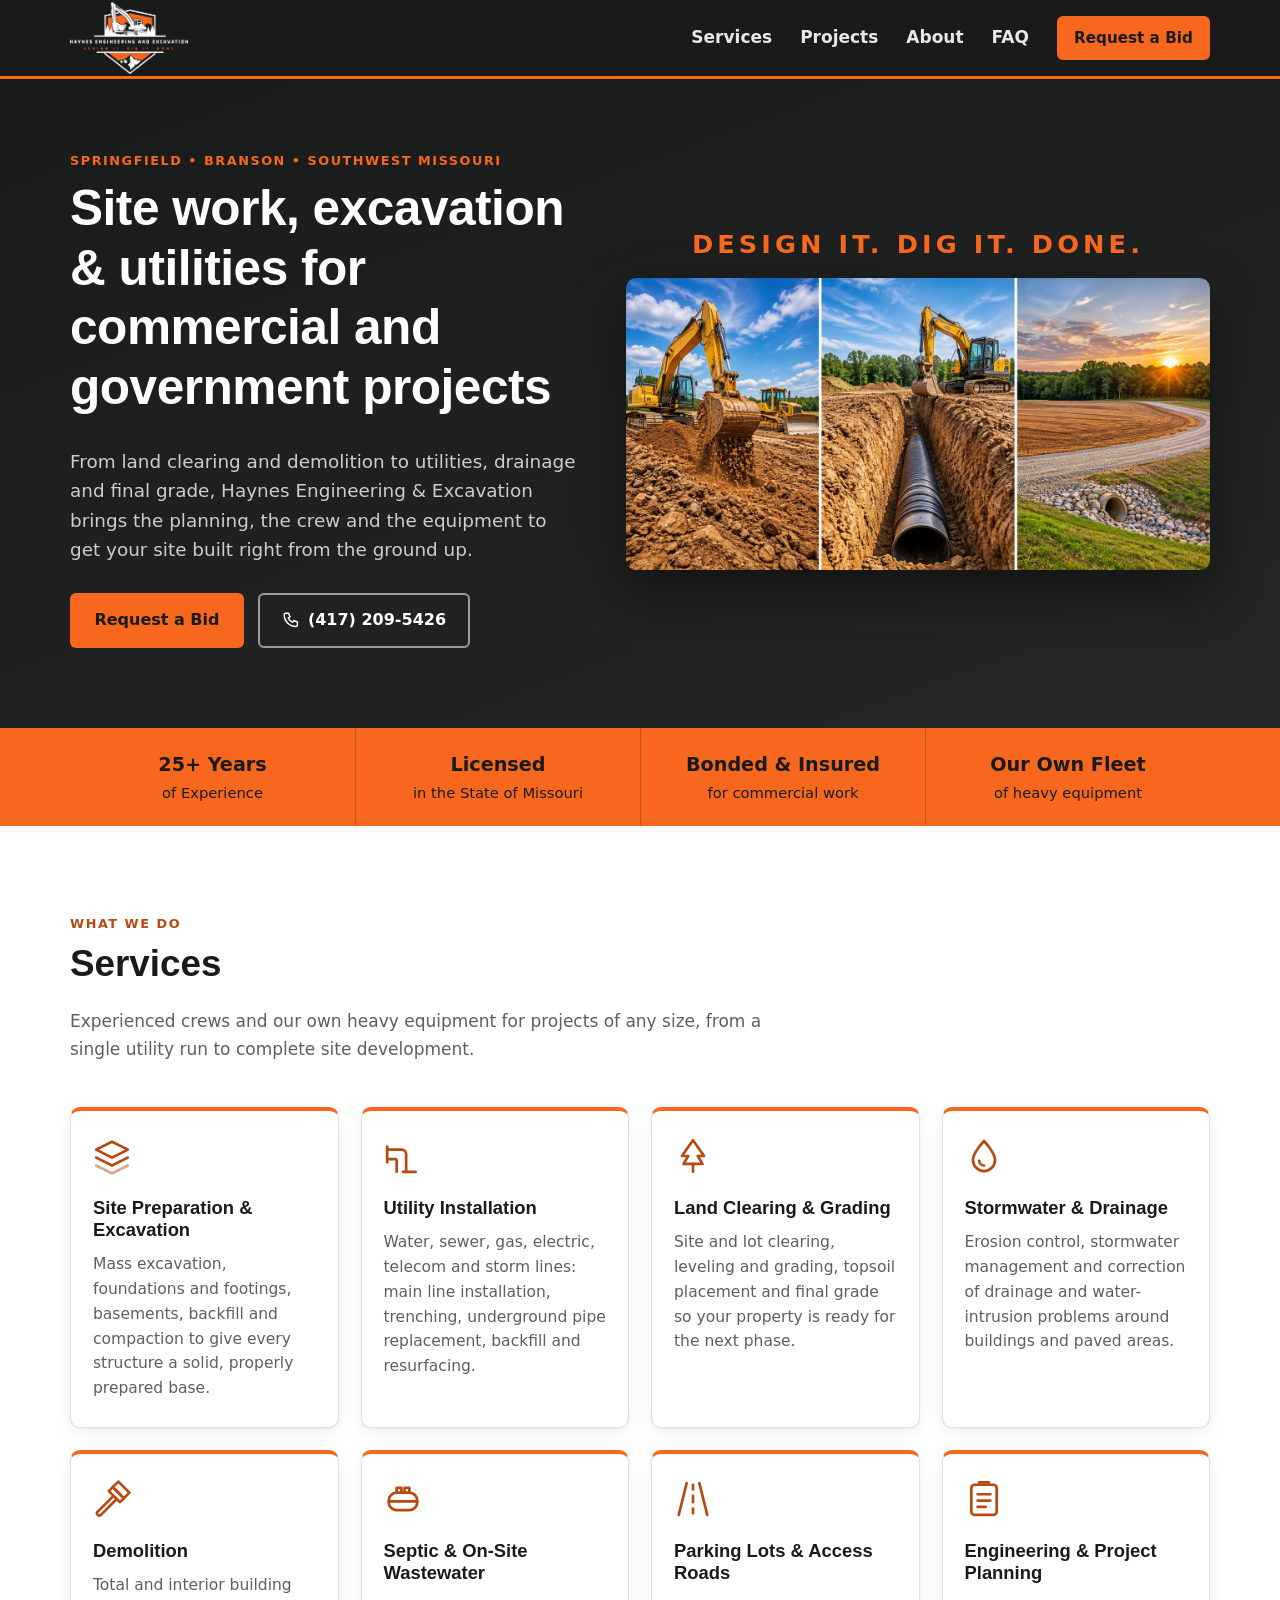
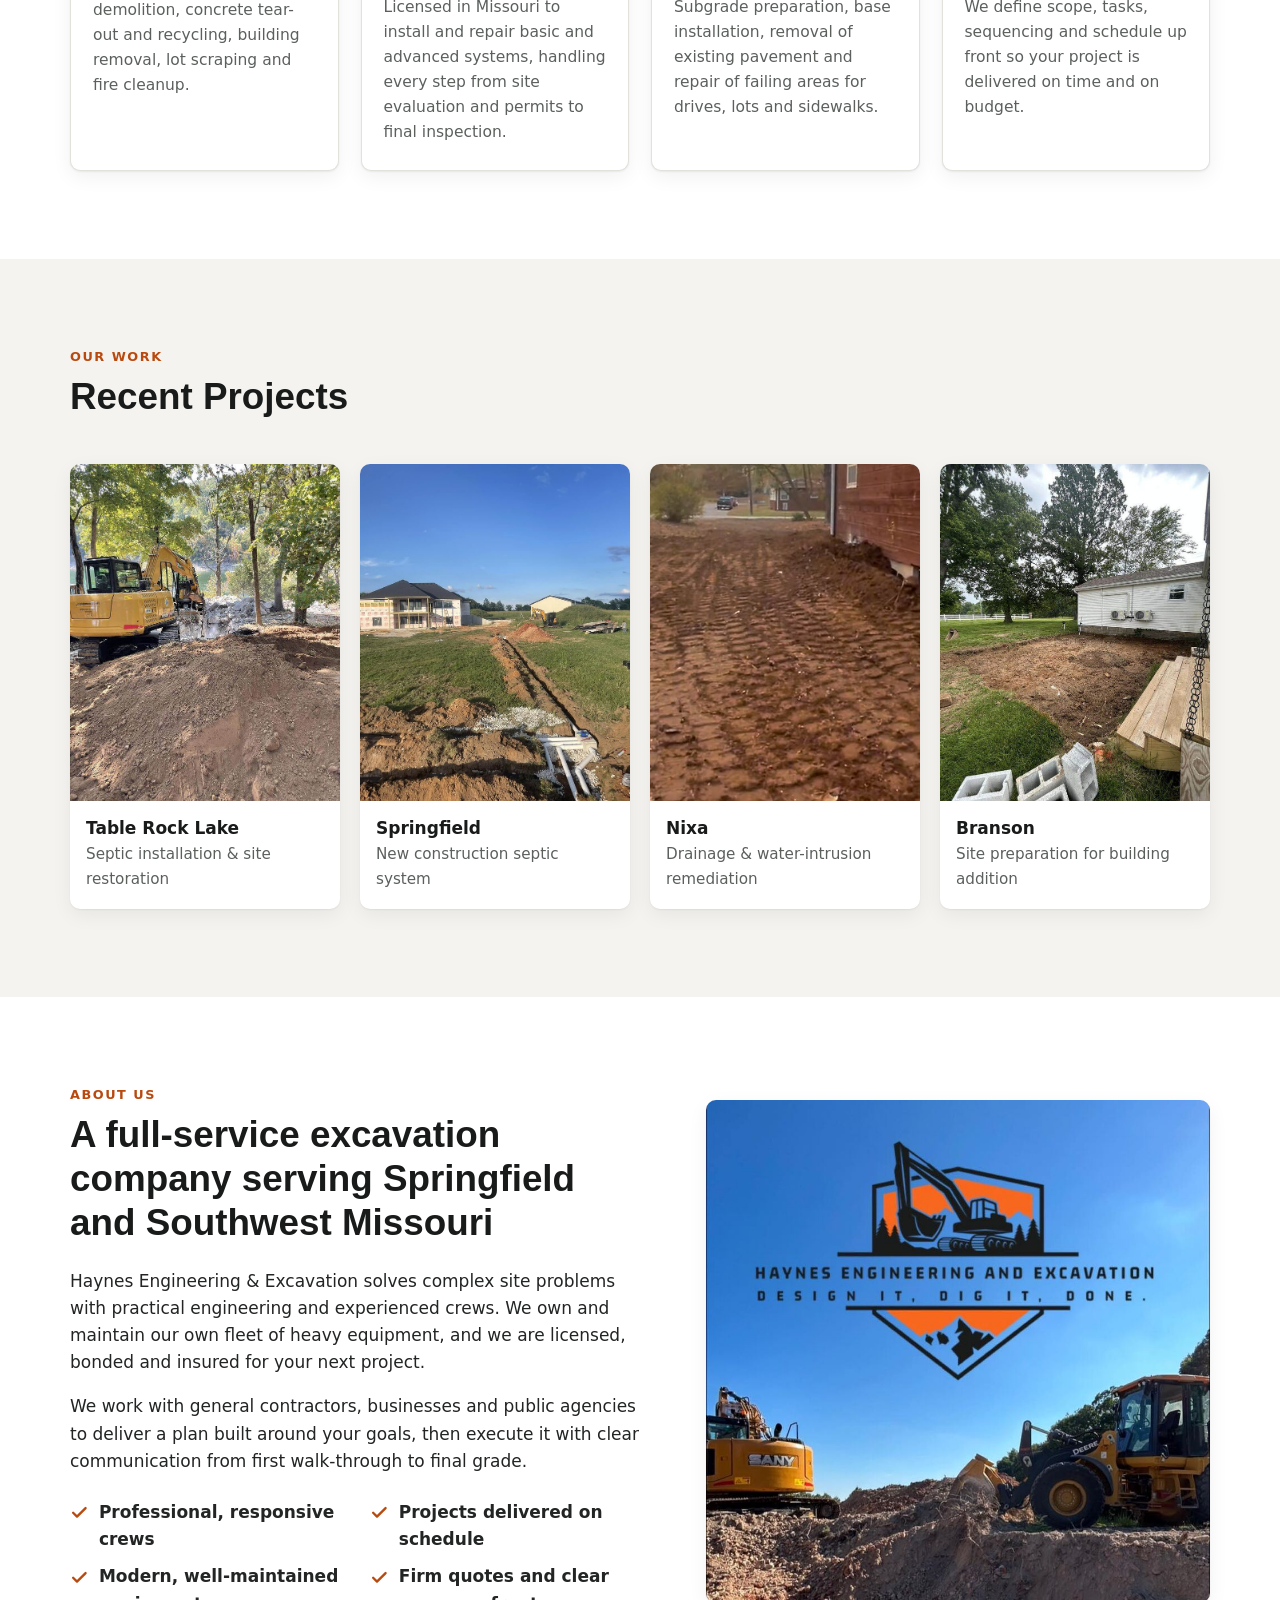
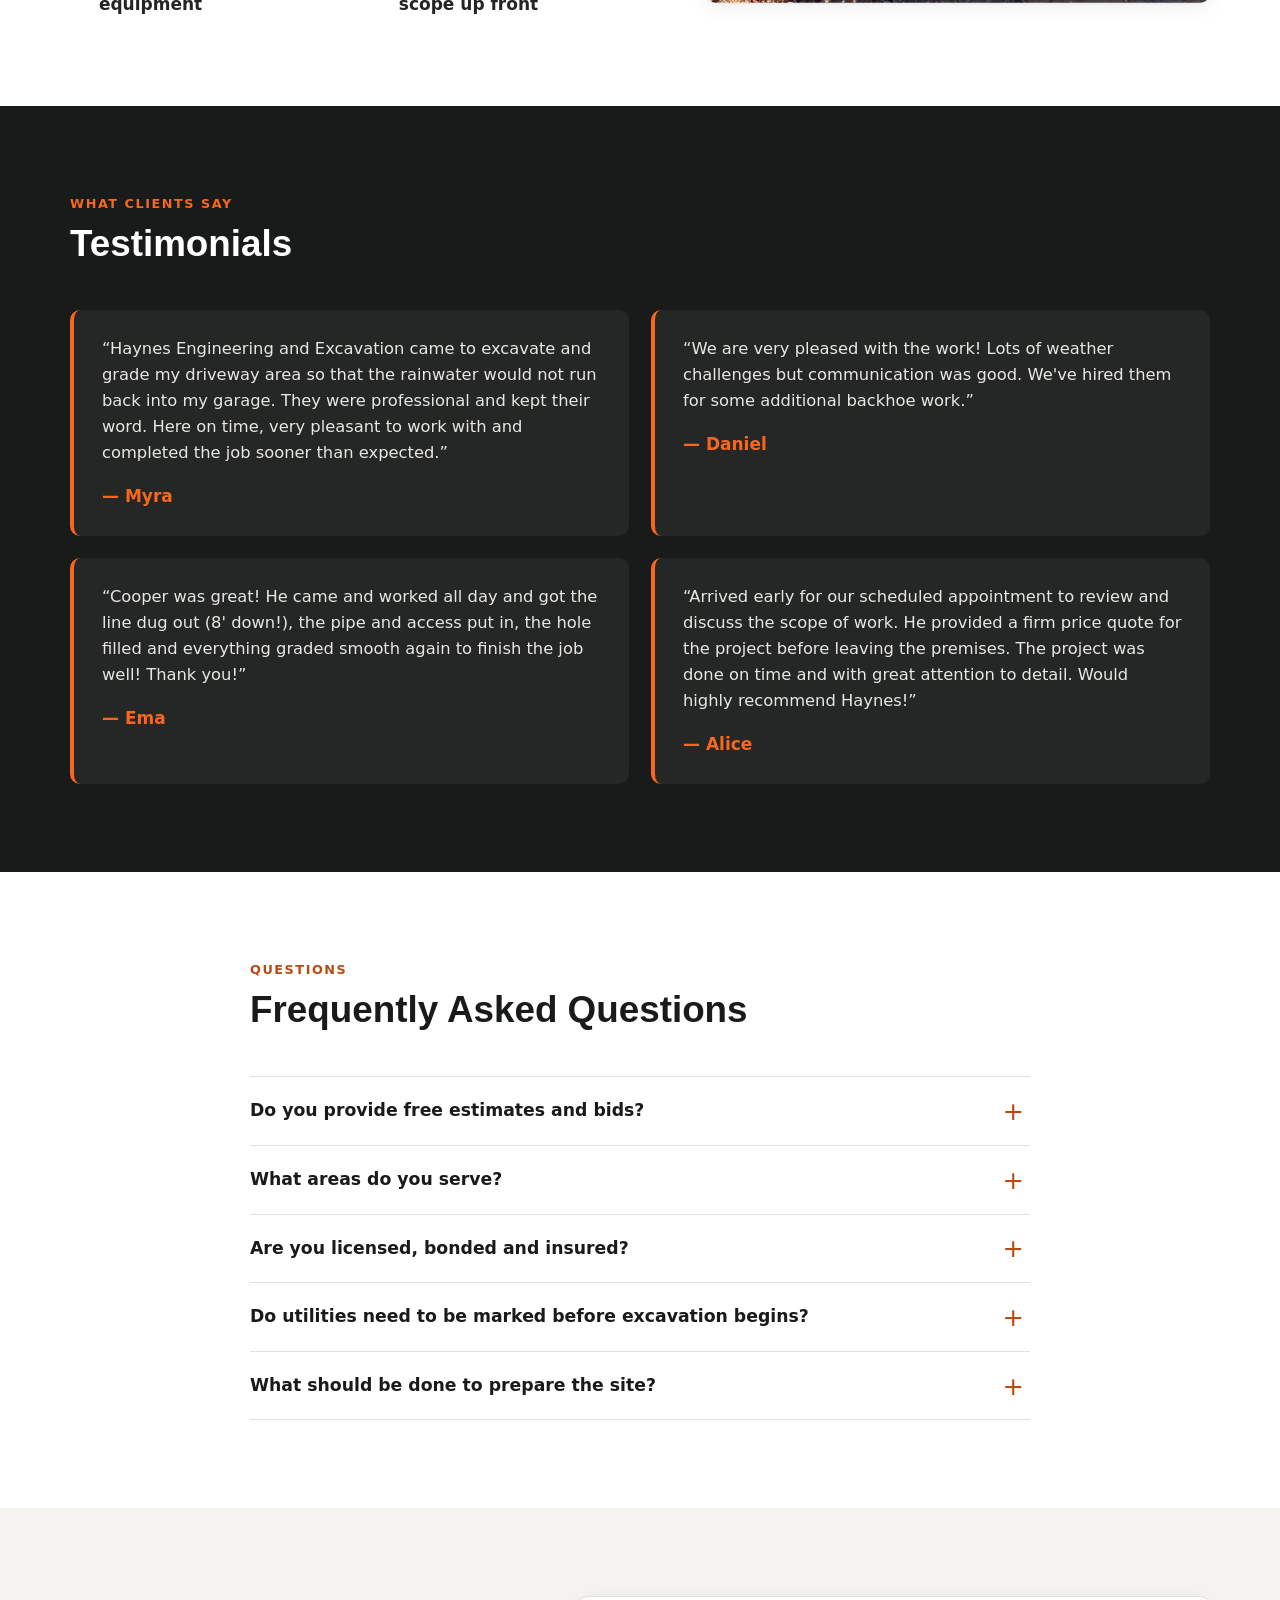
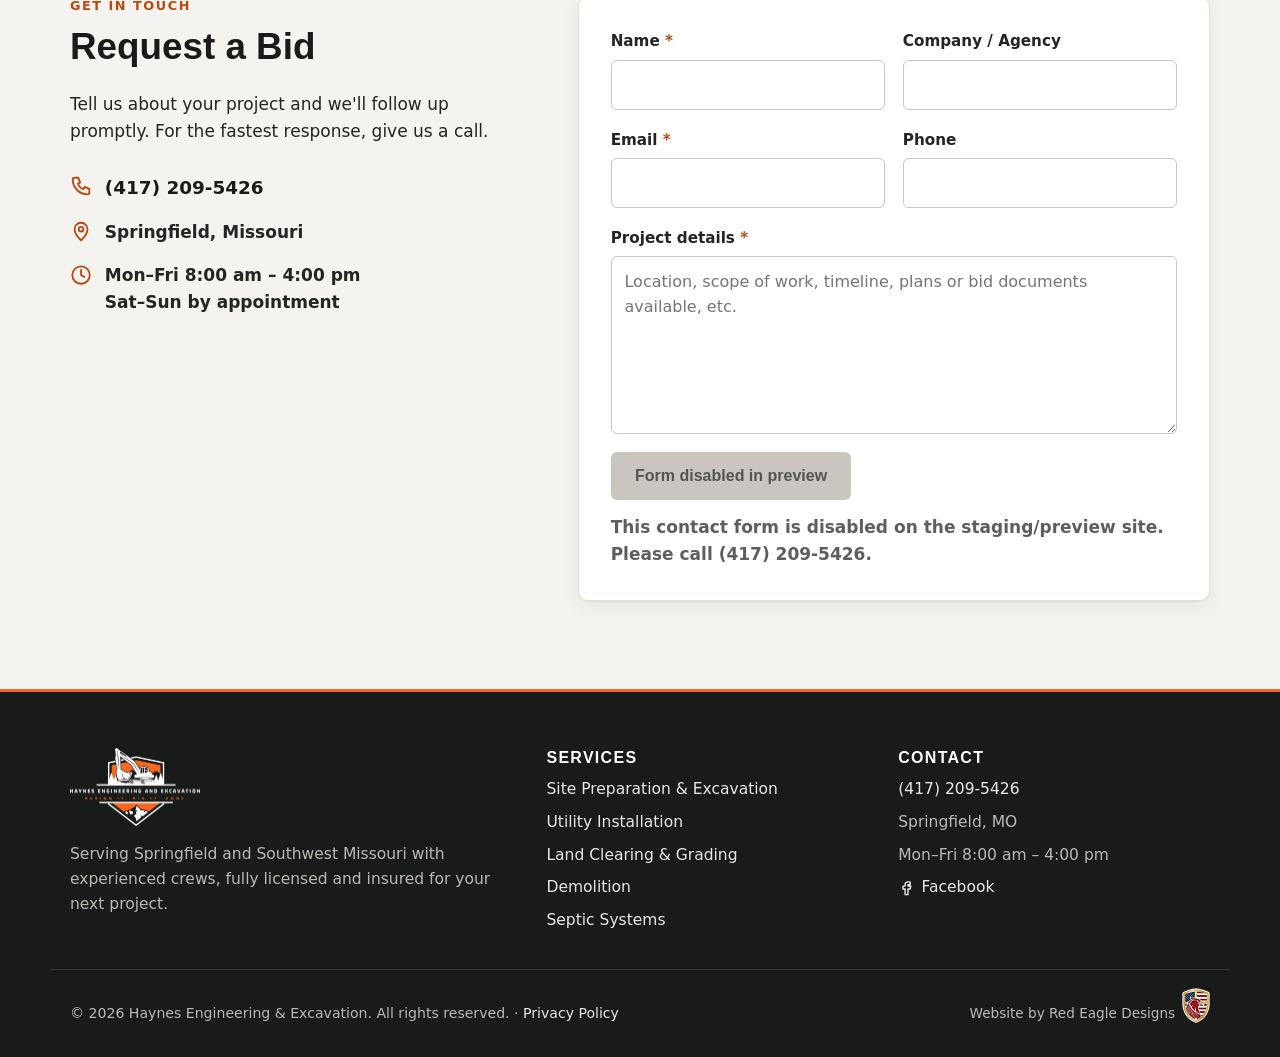
<file: site/index.html>
<!doctype html>
<html lang="en">
<head>
  <meta charset="utf-8">
  <meta name="viewport" content="width=device-width, initial-scale=1">
  <!-- STAGING_HEAD -->
  <!-- GA4 -->
  <title>Haynes Engineering &amp; Excavation | Commercial Site Work &amp; Excavation, Springfield MO</title>
  <meta name="description" content="Haynes Engineering &amp; Excavation provides commercial and government site preparation, excavation, utility installation, demolition, grading, drainage and septic systems in Springfield, Branson and Southwest Missouri.">
  <link rel="canonical" href="https://haynes2e.com/">
  <meta property="og:type" content="website">
  <meta property="og:site_name" content="Haynes Engineering &amp; Excavation">
  <meta property="og:locale" content="en_US">
  <meta property="og:title" content="Haynes Engineering &amp; Excavation">
  <meta property="og:description" content="Commercial and government site work, excavation and utilities in Southwest Missouri. Design it. Dig it. Done.">
  <meta property="og:url" content="https://haynes2e.com/">
  <meta property="og:image" content="https://haynes2e.com/assets/img/og-image.jpg">
  <meta property="og:image:width" content="1200">
  <meta property="og:image:height" content="630">
  <meta property="og:image:alt" content="Haynes Engineering and Excavation logo over heavy equipment on a job site">
  <meta name="twitter:card" content="summary_large_image">
  <meta name="twitter:title" content="Haynes Engineering &amp; Excavation">
  <meta name="twitter:description" content="Commercial and government site work, excavation and utilities in Southwest Missouri.">
  <meta name="twitter:image" content="https://haynes2e.com/assets/img/og-image.jpg">
  <meta name="theme-color" content="#191b1a">
  <link rel="icon" href="favicon.png" type="image/png">
  <link rel="apple-touch-icon" href="assets/img/apple-touch-icon.png">
  <link rel="stylesheet" href="assets/css/style.css">
  <script type="application/ld+json">
  {
    "@context": "https://schema.org",
    "@type": "GeneralContractor",
    "name": "Haynes Engineering & Excavation",
    "url": "https://haynes2e.com/",
    "logo": "https://haynes2e.com/assets/img/logo.png",
    "telephone": "+1-417-209-5426",
    "address": {"@type": "PostalAddress", "addressLocality": "Springfield", "addressRegion": "MO", "addressCountry": "US"},
    "areaServed": ["Springfield, MO", "Branson, MO", "Southwest Missouri"],
    "openingHours": "Mo-Fr 08:00-16:00",
    "sameAs": ["https://www.facebook.com/eliteconstructionandexcavation"]
  }
  </script>
</head>
<body>
<!-- STAGING_BANNER -->
<a class="skip-link" href="#main">Skip to content</a>

<svg width="0" height="0" style="position:absolute" aria-hidden="true">
  <defs>
    <symbol id="i-layers" viewBox="0 0 24 24"><path d="M12 3 2 8l10 5 10-5-10-5Z"/><path d="m2 13 10 5 10-5"/><path d="m2 18 10 5 10-5" opacity=".5"/></symbol>
    <symbol id="i-pipe" viewBox="0 0 24 24"><path d="M2 8h9a3 3 0 0 1 3 3v11"/><path d="M2 14h5a1 1 0 0 1 1 1v7"/><path d="M2 6v10M12 22h8"/></symbol>
    <symbol id="i-tree" viewBox="0 0 24 24"><path d="M12 2 5 12h4l-3 5h12l-3-5h4L12 2Z"/><path d="M12 17v5"/></symbol>
    <symbol id="i-drop" viewBox="0 0 24 24"><path d="M12 2.5S5 10 5 14.5a7 7 0 0 0 14 0C19 10 12 2.5 12 2.5Z"/><path d="M9 15a3 3 0 0 0 3 3"/></symbol>
    <symbol id="i-hammer" viewBox="0 0 24 24"><path d="m14 6 4 4"/><path d="M12.5 4.5 16 1l7 7-3.5 3.5"/><path d="M12.5 4.5 19.5 11.5 17 14 10 7Z"/><path d="M13 10 3 20a1.4 1.4 0 0 0 2 2l10-10"/></symbol>
    <symbol id="i-tank" viewBox="0 0 24 24"><rect x="3" y="8" width="18" height="11" rx="5"/><path d="M8 8V5h3v3M13 8V5h3v3M3 13.5h18"/></symbol>
    <symbol id="i-road" viewBox="0 0 24 24"><path d="M8 2 3 22M16 2l5 20M12 3v3M12 10v4M12 18v3"/></symbol>
    <symbol id="i-plan" viewBox="0 0 24 24"><rect x="4" y="3" width="16" height="19" rx="2"/><path d="M9 3V1.5h6V3M8 9h8M8 13h8M8 17h5"/></symbol>
    <symbol id="i-phone" viewBox="0 0 24 24"><path d="M5 3h4l2 5-2.5 1.5a11 11 0 0 0 6 6L16 13l5 2v4a2 2 0 0 1-2 2A16 16 0 0 1 3 5a2 2 0 0 1 2-2Z"/></symbol>
    <symbol id="i-pin" viewBox="0 0 24 24"><path d="M12 22s7-6.5 7-12a7 7 0 0 0-14 0c0 5.5 7 12 7 12Z"/><circle cx="12" cy="10" r="2.5"/></symbol>
    <symbol id="i-clock" viewBox="0 0 24 24"><circle cx="12" cy="12" r="9.5"/><path d="M12 6.5V12l3.5 2"/></symbol>
    <symbol id="i-check" viewBox="0 0 24 24"><path d="m4 12.5 5 5L20 6.5"/></symbol>
    <symbol id="i-fb" viewBox="0 0 24 24"><path d="M14 8h3V4h-3a4 4 0 0 0-4 4v2H7v4h3v8h4v-8h3l1-4h-4V8Z"/></symbol>
  </defs>
</svg>

<header class="site-header">
  <div class="container header-inner">
    <a class="brand" href="./" aria-label="Haynes Engineering &amp; Excavation home">
      <img src="assets/img/logo-light.png" alt="Haynes Engineering and Excavation" width="160" height="96">
    </a>
    <button class="nav-toggle" aria-expanded="false" aria-controls="site-nav">
      <span class="sr-only">Menu</span><span class="bar"></span><span class="bar"></span><span class="bar"></span>
    </button>
    <nav id="site-nav" class="site-nav" aria-label="Main">
      <a href="#services">Services</a>
      <a href="#projects">Projects</a>
      <a href="#about">About</a>
      <a href="#faq">FAQ</a>
      <a href="#contact" class="btn btn-primary btn-sm">Request a Bid</a>
    </nav>
  </div>
</header>

<main id="main">

  <section class="hero">
    <div class="container hero-inner">
      <div class="hero-copy">
        <p class="eyebrow">Springfield &bull; Branson &bull; Southwest Missouri</p>
        <h1>Site work, excavation &amp; utilities for commercial and government projects</h1>
        <p class="lead">From land clearing and demolition to utilities, drainage and final grade, Haynes Engineering &amp; Excavation brings the planning, the crew and the equipment to get your site built right from the ground up.</p>
        <div class="hero-actions">
          <a href="#contact" class="btn btn-primary">Request a Bid</a>
          <a href="tel:+14172095426" class="btn btn-outline"><svg class="icon"><use href="#i-phone"/></svg>(417) 209-5426</a>
        </div>
      </div>
      <figure class="hero-media">
        <p class="tagline">Design it. Dig it. Done.</p>
        <img src="assets/img/hero-site-work.jpg" alt="Excavator and dozer on a job site, a utility pipe laid in an open trench, and a finished graded site" width="1400" height="700">
      </figure>
    </div>
  </section>

  <section class="stats" aria-label="Company highlights">
    <div class="container stats-grid">
      <div><strong>25+ Years</strong><span>of Experience</span></div>
      <div><strong>Licensed</strong><span>in the State of Missouri</span></div>
      <div><strong>Bonded &amp; Insured</strong><span>for commercial work</span></div>
      <div><strong>Our Own Fleet</strong><span>of heavy equipment</span></div>
    </div>
  </section>

  <section id="services" class="section">
    <div class="container">
      <header class="section-head">
        <p class="eyebrow">What We Do</p>
        <h2>Services</h2>
        <p>Experienced crews and our own heavy equipment for projects of any size, from a single utility run to complete site development.</p>
      </header>
      <div class="cards">
        <article class="card">
          <svg class="card-icon"><use href="#i-layers"/></svg>
          <h3>Site Preparation &amp; Excavation</h3>
          <p>Mass excavation, foundations and footings, basements, backfill and compaction to give every structure a solid, properly prepared base.</p>
        </article>
        <article class="card">
          <svg class="card-icon"><use href="#i-pipe"/></svg>
          <h3>Utility Installation</h3>
          <p>Water, sewer, gas, electric, telecom and storm lines: main line installation, trenching, underground pipe replacement, backfill and resurfacing.</p>
        </article>
        <article class="card">
          <svg class="card-icon"><use href="#i-tree"/></svg>
          <h3>Land Clearing &amp; Grading</h3>
          <p>Site and lot clearing, leveling and grading, topsoil placement and final grade so your property is ready for the next phase.</p>
        </article>
        <article class="card">
          <svg class="card-icon"><use href="#i-drop"/></svg>
          <h3>Stormwater &amp; Drainage</h3>
          <p>Erosion control, stormwater management and correction of drainage and water-intrusion problems around buildings and paved areas.</p>
        </article>
        <article class="card">
          <svg class="card-icon"><use href="#i-hammer"/></svg>
          <h3>Demolition</h3>
          <p>Total and interior building demolition, concrete tear-out and recycling, building removal, lot scraping and fire cleanup.</p>
        </article>
        <article class="card">
          <svg class="card-icon"><use href="#i-tank"/></svg>
          <h3>Septic &amp; On-Site Wastewater</h3>
          <p>Licensed in Missouri to install and repair basic and advanced systems, handling every step from site evaluation and permits to final inspection.</p>
        </article>
        <article class="card">
          <svg class="card-icon"><use href="#i-road"/></svg>
          <h3>Parking Lots &amp; Access Roads</h3>
          <p>Subgrade preparation, base installation, removal of existing pavement and repair of failing areas for drives, lots and sidewalks.</p>
        </article>
        <article class="card">
          <svg class="card-icon"><use href="#i-plan"/></svg>
          <h3>Engineering &amp; Project Planning</h3>
          <p>We define scope, tasks, sequencing and schedule up front so your project is delivered on time and on budget.</p>
        </article>
      </div>
    </div>
  </section>

  <section id="projects" class="section section-alt">
    <div class="container">
      <header class="section-head">
        <p class="eyebrow">Our Work</p>
        <h2>Recent Projects</h2>
      </header>
      <div class="projects">
        <figure class="project">
          <img src="assets/img/project-table-rock-lake.jpg" alt="Excavator preparing a lakeside site at Table Rock Lake" width="675" height="900" loading="lazy">
          <figcaption><strong>Table Rock Lake</strong><span>Septic installation &amp; site restoration</span></figcaption>
        </figure>
        <figure class="project">
          <img src="assets/img/project-springfield-septic.jpg" alt="Trench and piping for a new construction septic system in Springfield" width="675" height="900" loading="lazy">
          <figcaption><strong>Springfield</strong><span>New construction septic system</span></figcaption>
        </figure>
        <figure class="project">
          <img src="assets/img/project-nixa-drainage.jpg" alt="Regraded soil along a building foundation to correct drainage in Nixa" width="862" height="518" loading="lazy">
          <figcaption><strong>Nixa</strong><span>Drainage &amp; water-intrusion remediation</span></figcaption>
        </figure>
        <figure class="project">
          <img src="assets/img/project-branson-site-prep.jpg" alt="Excavated pad prepared for a building addition in Branson" width="675" height="900" loading="lazy">
          <figcaption><strong>Branson</strong><span>Site preparation for building addition</span></figcaption>
        </figure>
      </div>
    </div>
  </section>

  <section id="about" class="section">
    <div class="container about">
      <div class="about-copy">
        <p class="eyebrow">About Us</p>
        <h2>A full-service excavation company serving Springfield and Southwest Missouri</h2>
        <p>Haynes Engineering &amp; Excavation solves complex site problems with practical engineering and experienced crews. We own and maintain our own fleet of heavy equipment, and we are licensed, bonded and insured for your next project.</p>
        <p>We work with general contractors, businesses and public agencies to deliver a plan built around your goals, then execute it with clear communication from first walk-through to final grade.</p>
        <ul class="checklist">
          <li><svg class="icon"><use href="#i-check"/></svg>Professional, responsive crews</li>
          <li><svg class="icon"><use href="#i-check"/></svg>Projects delivered on schedule</li>
          <li><svg class="icon"><use href="#i-check"/></svg>Modern, well-maintained equipment</li>
          <li><svg class="icon"><use href="#i-check"/></svg>Firm quotes and clear scope up front</li>
        </ul>
      </div>
      <figure class="about-media">
        <img src="assets/img/about-crew.jpg" alt="Haynes Engineering and Excavation equipment on a job site" width="900" height="898" loading="lazy">
      </figure>
    </div>
  </section>


  <section class="section section-dark">
    <div class="container">
      <header class="section-head">
        <p class="eyebrow">What Clients Say</p>
        <h2>Testimonials</h2>
      </header>
      <div class="quotes">
        <blockquote>
          <p>Haynes Engineering and Excavation came to excavate and grade my driveway area so that the rainwater would not run back into my garage. They were professional and kept their word. Here on time, very pleasant to work with and completed the job sooner than expected.</p>
          <footer>Myra</footer>
        </blockquote>
        <blockquote>
          <p>We are very pleased with the work! Lots of weather challenges but communication was good. We've hired them for some additional backhoe work.</p>
          <footer>Daniel</footer>
        </blockquote>
        <blockquote>
          <p>Cooper was great! He came and worked all day and got the line dug out (8' down!), the pipe and access put in, the hole filled and everything graded smooth again to finish the job well! Thank you!</p>
          <footer>Ema</footer>
        </blockquote>
        <blockquote>
          <p>Arrived early for our scheduled appointment to review and discuss the scope of work. He provided a firm price quote for the project before leaving the premises. The project was done on time and with great attention to detail. Would highly recommend Haynes!</p>
          <footer>Alice</footer>
        </blockquote>
      </div>
    </div>
  </section>

  <section id="faq" class="section">
    <div class="container narrow">
      <header class="section-head">
        <p class="eyebrow">Questions</p>
        <h2>Frequently Asked Questions</h2>
      </header>
      <details>
        <summary>Do you provide free estimates and bids?</summary>
        <p>Yes. We'll review your plans or walk the site, help define what's needed and how long it will take, and provide a firm quote.</p>
      </details>
      <details>
        <summary>What areas do you serve?</summary>
        <p>We're based in Springfield, Missouri and work throughout Springfield, Branson and the surrounding counties of Southwest Missouri.</p>
      </details>
      <details>
        <summary>Are you licensed, bonded and insured?</summary>
        <p>Yes. We are licensed in the State of Missouri, including for basic and advanced septic systems, and we are bonded and insured.</p>
      </details>
      <details>
        <summary>Do utilities need to be marked before excavation begins?</summary>
        <p>We coordinate utility locates through Missouri 811 before any digging. Private utilities that 811 does not mark, such as private electric, irrigation or low-voltage lines, should be identified by the property owner. Let us know about them ahead of time so the project stays on schedule.</p>
      </details>
      <details>
        <summary>What should be done to prepare the site?</summary>
        <p>Make the work area as accessible as possible, remove materials or objects that could be in the way, and share any known underground lines or structures with us before work begins.</p>
      </details>
    </div>
  </section>

  <section id="contact" class="section section-alt">
    <div class="container contact">
      <div class="contact-info">
        <p class="eyebrow">Get In Touch</p>
        <h2>Request a Bid</h2>
        <p>Tell us about your project and we'll follow up promptly. For the fastest response, give us a call.</p>
        <ul class="info-list">
          <li><svg class="icon"><use href="#i-phone"/></svg><a href="tel:+14172095426">(417) 209-5426</a></li>
          <li><svg class="icon"><use href="#i-pin"/></svg>Springfield, Missouri</li>
          <li><svg class="icon"><use href="#i-clock"/></svg><span>Mon&ndash;Fri 8:00 am &ndash; 4:00 pm<br>Sat&ndash;Sun by appointment</span></li>
        </ul>
      </div>

      <form id="contact-form" class="contact-form" action="https://api.web3forms.com/submit" method="POST" data-access-key="__WEB3FORMS_ACCESS_KEY__" novalidate>
        <input type="hidden" name="access_key" value="">
        <input type="hidden" name="subject" value="New inquiry from haynes2e.com">
        <input type="hidden" name="from_name" value="haynes2e.com website">
        <!-- Honeypot: real visitors never see or fill this field. -->
        <div class="hp" aria-hidden="true">
          <label>Leave this empty <input type="checkbox" name="botcheck" tabindex="-1" autocomplete="off"></label>
        </div>

        <div class="field-row">
          <div class="field">
            <label for="f-name">Name <span aria-hidden="true">*</span></label>
            <input id="f-name" name="name" type="text" autocomplete="name" required maxlength="100">
          </div>
          <div class="field">
            <label for="f-company">Company / Agency</label>
            <input id="f-company" name="company" type="text" autocomplete="organization" maxlength="150">
          </div>
        </div>
        <div class="field-row">
          <div class="field">
            <label for="f-email">Email <span aria-hidden="true">*</span></label>
            <input id="f-email" name="email" type="email" autocomplete="email" required maxlength="150">
          </div>
          <div class="field">
            <label for="f-phone">Phone</label>
            <input id="f-phone" name="phone" type="tel" autocomplete="tel" maxlength="30">
          </div>
        </div>
        <div class="field">
          <label for="f-message">Project details <span aria-hidden="true">*</span></label>
          <textarea id="f-message" name="message" rows="6" required maxlength="5000" placeholder="Location, scope of work, timeline, plans or bid documents available, etc."></textarea>
        </div>
        <button type="submit" class="btn btn-primary">Send Message</button>
        <p class="form-status" role="status" aria-live="polite"></p>
      </form>
    </div>
  </section>

</main>

<footer class="site-footer">
  <div class="container footer-inner">
    <div>
      <img src="assets/img/logo-light.png" alt="Haynes Engineering and Excavation" width="140" height="84" loading="lazy">
      <p>Serving Springfield and Southwest Missouri with experienced crews, fully licensed and insured for your next project.</p>
    </div>
    <div>
      <h3>Services</h3>
      <ul>
        <li><a href="#services">Site Preparation &amp; Excavation</a></li>
        <li><a href="#services">Utility Installation</a></li>
        <li><a href="#services">Land Clearing &amp; Grading</a></li>
        <li><a href="#services">Demolition</a></li>
        <li><a href="#services">Septic Systems</a></li>
      </ul>
    </div>
    <div>
      <h3>Contact</h3>
      <ul>
        <li><a href="tel:+14172095426">(417) 209-5426</a></li>
        <li>Springfield, MO</li>
        <li>Mon&ndash;Fri 8:00 am &ndash; 4:00 pm</li>
        <li><a href="https://www.facebook.com/eliteconstructionandexcavation" rel="noopener" target="_blank"><svg class="icon"><use href="#i-fb"/></svg>Facebook</a></li>
      </ul>
    </div>
  </div>
  <div class="container footer-bottom">
    <p>&copy; <span id="year">2026</span> Haynes Engineering &amp; Excavation. All rights reserved. &middot; <a href="privacy.html">Privacy Policy</a></p>
    <a class="credit" href="https://goredmo.com/" rel="noopener" target="_blank">
      <span>Website by Red Eagle Designs</span>
      <img src="assets/img/red-eagle-designs-1x.png" srcset="assets/img/red-eagle-designs-1x.png 1x, assets/img/red-eagle-designs-2x.png 2x, assets/img/red-eagle-designs-3x.png 3x" alt="" width="28" height="35" loading="lazy">
    </a>
  </div>
</footer>

<script src="assets/js/main.js" defer></script>
</body>
</html>
</file>
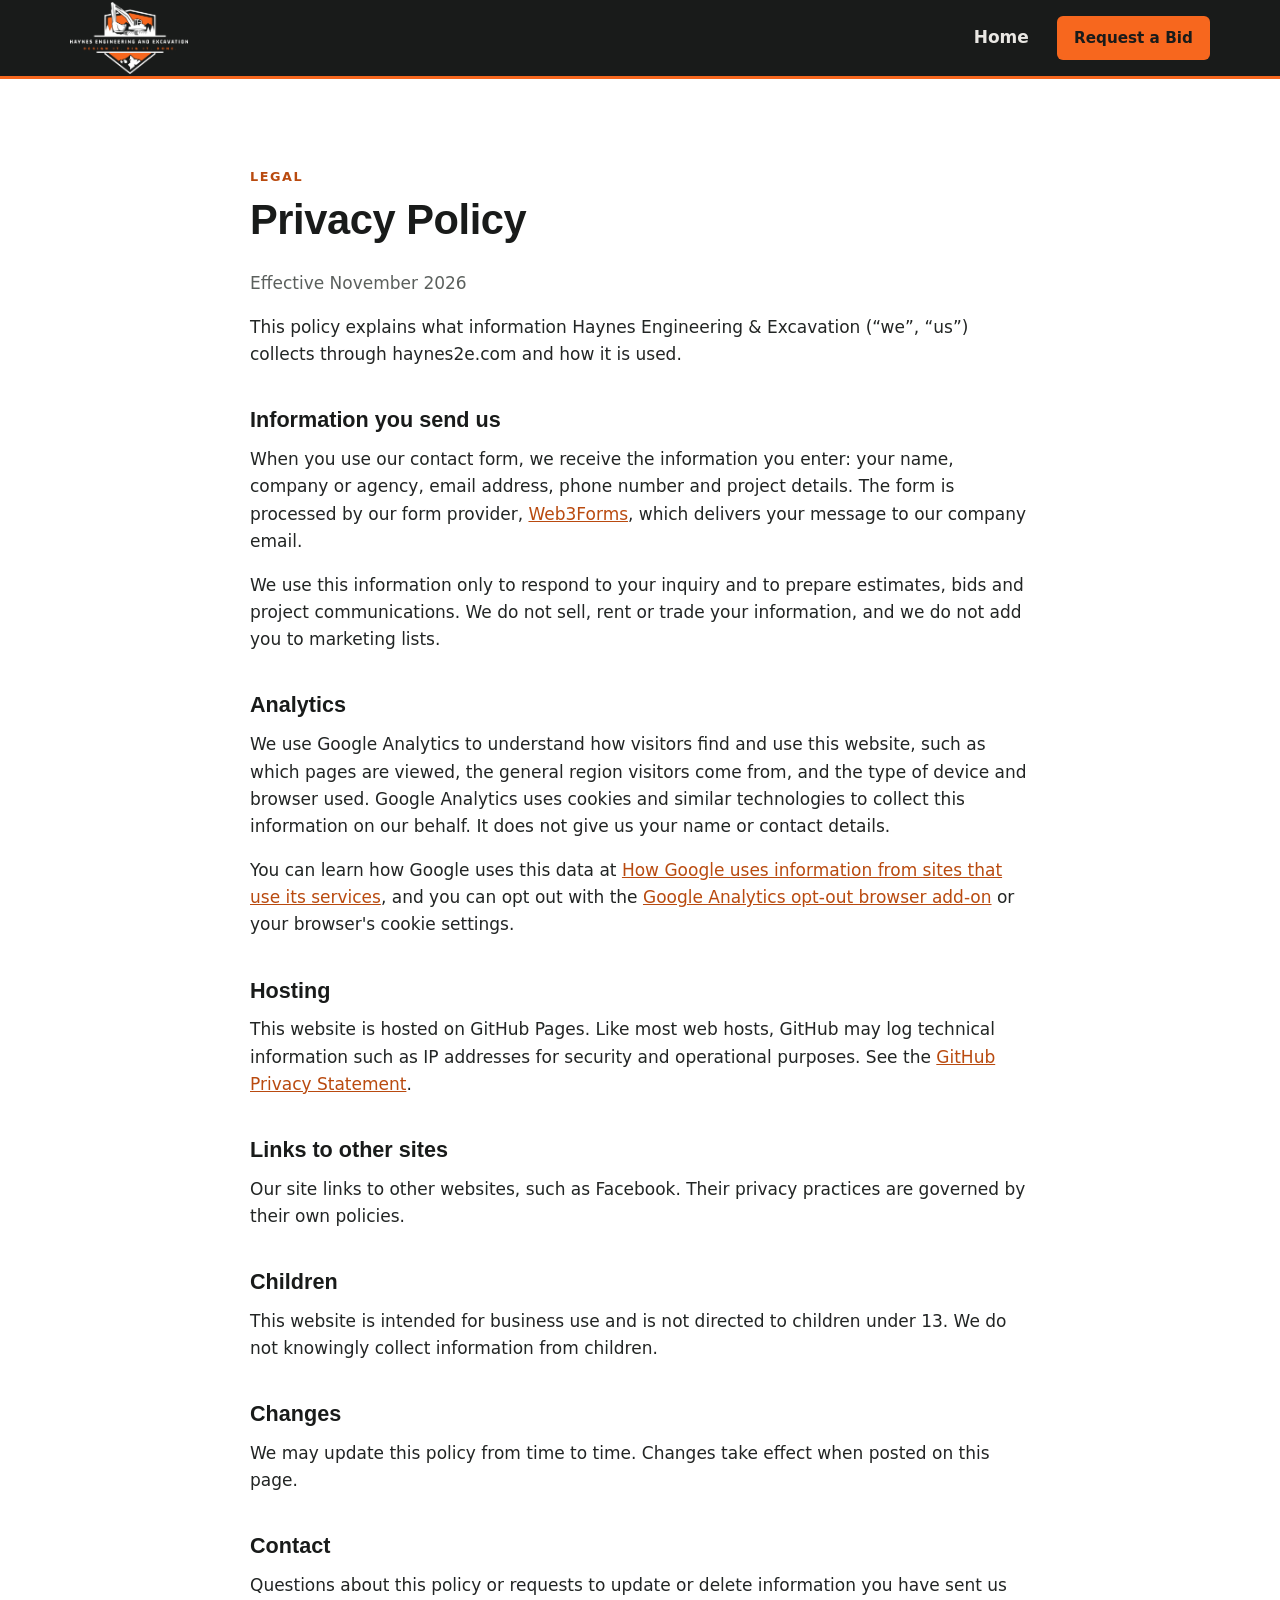
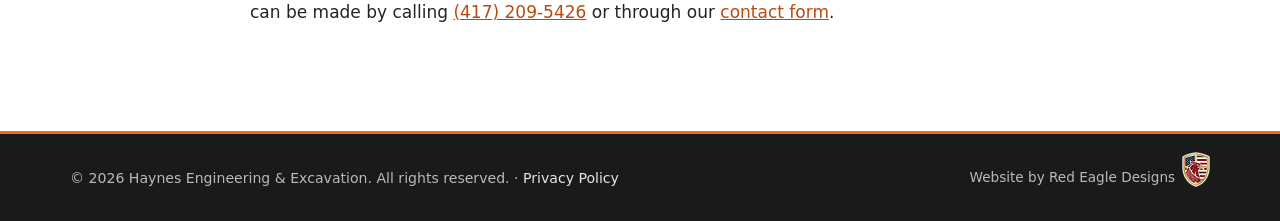
<file: site/privacy.html>
<!doctype html>
<html lang="en">
<head>
  <meta charset="utf-8">
  <meta name="viewport" content="width=device-width, initial-scale=1">
  <!-- STAGING_HEAD -->
  <!-- GA4 -->
  <title>Privacy Policy | Haynes Engineering &amp; Excavation</title>
  <meta name="description" content="How Haynes Engineering &amp; Excavation handles information submitted through haynes2e.com.">
  <link rel="canonical" href="https://haynes2e.com/privacy.html">
  <meta name="theme-color" content="#191b1a">
  <link rel="icon" href="favicon.png" type="image/png">
  <link rel="apple-touch-icon" href="assets/img/apple-touch-icon.png">
  <link rel="stylesheet" href="assets/css/style.css">
</head>
<body>
<!-- STAGING_BANNER -->
<a class="skip-link" href="#main">Skip to content</a>

<header class="site-header">
  <div class="container header-inner">
    <a class="brand" href="./" aria-label="Haynes Engineering &amp; Excavation home">
      <img src="assets/img/logo-light.png" alt="Haynes Engineering and Excavation" width="160" height="96">
    </a>
    <nav class="site-nav site-nav-static" aria-label="Main">
      <a href="./">Home</a>
      <a href="./#contact" class="btn btn-primary btn-sm">Request a Bid</a>
    </nav>
  </div>
</header>

<main id="main" class="section">
  <div class="container narrow prose">
    <p class="eyebrow">Legal</p>
    <h1>Privacy Policy</h1>
    <p class="muted">Effective November 2026</p>

    <p>This policy explains what information Haynes Engineering &amp; Excavation (&ldquo;we&rdquo;, &ldquo;us&rdquo;) collects through haynes2e.com and how it is used.</p>

    <h2>Information you send us</h2>
    <p>When you use our contact form, we receive the information you enter: your name, company or agency, email address, phone number and project details. The form is processed by our form provider, <a href="https://web3forms.com/privacy" rel="noopener">Web3Forms</a>, which delivers your message to our company email.</p>
    <p>We use this information only to respond to your inquiry and to prepare estimates, bids and project communications. We do not sell, rent or trade your information, and we do not add you to marketing lists.</p>

    <h2>Analytics</h2>
    <p>We use Google Analytics to understand how visitors find and use this website, such as which pages are viewed, the general region visitors come from, and the type of device and browser used. Google Analytics uses cookies and similar technologies to collect this information on our behalf. It does not give us your name or contact details.</p>
    <p>You can learn how Google uses this data at <a href="https://policies.google.com/technologies/partner-sites" rel="noopener">How Google uses information from sites that use its services</a>, and you can opt out with the <a href="https://tools.google.com/dlpage/gaoptout" rel="noopener">Google Analytics opt-out browser add-on</a> or your browser's cookie settings.</p>

    <h2>Hosting</h2>
    <p>This website is hosted on GitHub Pages. Like most web hosts, GitHub may log technical information such as IP addresses for security and operational purposes. See the <a href="https://docs.github.com/en/site-policy/privacy-policies/github-general-privacy-statement" rel="noopener">GitHub Privacy Statement</a>.</p>

    <h2>Links to other sites</h2>
    <p>Our site links to other websites, such as Facebook. Their privacy practices are governed by their own policies.</p>

    <h2>Children</h2>
    <p>This website is intended for business use and is not directed to children under 13. We do not knowingly collect information from children.</p>

    <h2>Changes</h2>
    <p>We may update this policy from time to time. Changes take effect when posted on this page.</p>

    <h2>Contact</h2>
    <p>Questions about this policy or requests to update or delete information you have sent us can be made by calling <a href="tel:+14172095426">(417) 209-5426</a> or through our <a href="./#contact">contact form</a>.</p>
  </div>
</main>

<footer class="site-footer">
  <div class="container footer-bottom">
    <p>&copy; <span id="year">2026</span> Haynes Engineering &amp; Excavation. All rights reserved. &middot; <a href="privacy.html">Privacy Policy</a></p>
    <a class="credit" href="https://goredmo.com/" rel="noopener" target="_blank">
      <span>Website by Red Eagle Designs</span>
      <img src="assets/img/red-eagle-designs-1x.png" srcset="assets/img/red-eagle-designs-1x.png 1x, assets/img/red-eagle-designs-2x.png 2x, assets/img/red-eagle-designs-3x.png 3x" alt="" width="28" height="35" loading="lazy">
    </a>
  </div>
</footer>

<script src="assets/js/main.js" defer></script>
</body>
</html>
</file>
<file: site/assets/css/style.css>
/* Haynes Engineering & Excavation */
:root {
  --orange: #f7671e;
  --orange-dark: #b94a0f;     /* accessible orange for text on light backgrounds */
  --charcoal: #191b1a;
  --charcoal-2: #242725;
  --ink: #222524;
  --muted: #5b605d;
  --line: #e3e1dc;
  --bg: #ffffff;
  --bg-alt: #f5f3ef;
  --radius: 10px;
  --shadow: 0 1px 2px rgba(0,0,0,.06), 0 6px 20px rgba(0,0,0,.06);
  --font: system-ui, -apple-system, "Segoe UI", Roboto, "Helvetica Neue", Arial, sans-serif;
  --font-head: "Segoe UI", Roboto, "Helvetica Neue", Arial, system-ui, sans-serif;
}

*, *::before, *::after { box-sizing: border-box; }
html { scroll-behavior: smooth; scroll-padding-top: 84px; -webkit-text-size-adjust: 100%; }
body {
  margin: 0;
  font-family: var(--font);
  font-size: 1.0625rem;
  line-height: 1.6;
  color: var(--ink);
  background: var(--bg);
}
img { max-width: 100%; height: auto; display: block; }
a { color: var(--orange-dark); }
a:hover { color: var(--charcoal); }
h1, h2, h3 { font-family: var(--font-head); line-height: 1.2; margin: 0 0 .6em; color: var(--charcoal); }
h1 { font-size: clamp(2rem, 4.2vw, 3.1rem); font-weight: 800; letter-spacing: -.01em; }
h2 { font-size: clamp(1.6rem, 3vw, 2.3rem); font-weight: 800; }
h3 { font-size: 1.15rem; font-weight: 700; }
p { margin: 0 0 1em; }

.container { width: 100%; max-width: 1180px; margin: 0 auto; padding: 0 20px; }
.narrow { max-width: 820px; }
.sr-only, .hp {
  position: absolute !important; width: 1px; height: 1px; padding: 0; margin: -1px;
  overflow: hidden; clip: rect(0 0 0 0); white-space: nowrap; border: 0;
}
.skip-link { position: absolute; left: -9999px; top: 0; background: var(--orange); color: var(--charcoal); padding: 8px 14px; z-index: 100; }
.skip-link:focus { left: 8px; top: 8px; }
:focus-visible { outline: 3px solid var(--orange); outline-offset: 2px; }

.icon { width: 1.1em; height: 1.1em; flex: none; fill: none; stroke: currentColor; stroke-width: 2; stroke-linecap: round; stroke-linejoin: round; vertical-align: -.15em; }

/* Buttons */
.btn {
  display: inline-flex; align-items: center; gap: .5em;
  padding: .8em 1.4em; border-radius: 6px; border: 2px solid transparent;
  font-weight: 700; font-size: 1rem; text-decoration: none; cursor: pointer;
  transition: background-color .15s, color .15s, border-color .15s;
}
.btn-sm { padding: .5em 1em; font-size: .95rem; }
.btn-primary { background: var(--orange); color: var(--charcoal); }
.btn-primary:hover { background: #ff8240; color: var(--charcoal); }
.btn-primary:disabled { background: #c9c6c0; color: #555; cursor: not-allowed; }
.btn-outline { border-color: rgba(255,255,255,.55); color: #fff; }
.btn-outline:hover { border-color: #fff; background: rgba(255,255,255,.08); color: #fff; }
.btn-outline-dark { border-color: var(--charcoal); color: var(--charcoal); }

.eyebrow {
  text-transform: uppercase; letter-spacing: .12em; font-size: .8rem; font-weight: 700;
  color: var(--orange-dark); margin-bottom: .6em;
}

/* Header */
.site-header {
  position: sticky; top: 0; z-index: 50;
  background: var(--charcoal); border-bottom: 3px solid var(--orange);
}
.header-inner { display: flex; align-items: center; justify-content: space-between; min-height: 76px; gap: 16px; }
.brand img { width: 118px; height: auto; }
.site-nav { display: flex; align-items: center; gap: 28px; }
.site-nav a:not(.btn) { color: #e9e7e3; text-decoration: none; font-weight: 600; }
.site-nav a:not(.btn):hover { color: var(--orange); }
.nav-toggle { display: none; background: none; border: 0; padding: 10px; cursor: pointer; }
.nav-toggle .bar { display: block; width: 26px; height: 3px; margin: 5px 0; background: #fff; border-radius: 2px; transition: transform .2s, opacity .2s; }
.nav-toggle[aria-expanded="true"] .bar:nth-child(2) { transform: translateY(8px) rotate(45deg); }
.nav-toggle[aria-expanded="true"] .bar:nth-child(3) { opacity: 0; }
.nav-toggle[aria-expanded="true"] .bar:nth-child(4) { transform: translateY(-8px) rotate(-45deg); }

/* Hero */
.hero { background: linear-gradient(160deg, var(--charcoal) 0%, var(--charcoal-2) 100%); color: #e9e7e3; padding: 72px 0 80px; }
.hero h1 { color: #fff; }
.hero .eyebrow { color: var(--orange); }
.hero-inner { display: grid; grid-template-columns: 1fr 1.15fr; gap: 48px; align-items: center; }
.lead { font-size: 1.15rem; color: #cfccc6; max-width: 38em; }
.hero-actions { display: flex; flex-wrap: wrap; gap: 14px; margin: 28px 0 0; }
.tagline { font-weight: 800; letter-spacing: .16em; text-transform: uppercase; font-size: clamp(1.15rem, 2vw, 1.6rem); line-height: 1.2; color: var(--orange); margin: 0 0 18px; text-align: center; }
.hero-media { margin: 0; }
.hero-media img { border-radius: var(--radius); box-shadow: 0 20px 50px rgba(0,0,0,.45); width: 100%; height: auto; }

/* Stats */
.stats { background: var(--orange); color: var(--charcoal); }
.stats-grid { display: grid; grid-template-columns: repeat(4, 1fr); }
.stats-grid > div { padding: 22px 16px; text-align: center; display: flex; flex-direction: column; }
.stats-grid > div + div { border-left: 1px solid rgba(25,27,26,.2); }
.stats strong { font-size: 1.2rem; font-weight: 800; }
.stats span { font-size: .92rem; }

/* Sections */
.section { padding: 88px 0; }
.section-alt { background: var(--bg-alt); }
.section-dark { background: var(--charcoal); color: #dedbd5; }
.section-dark h2 { color: #fff; }
.section-dark .eyebrow { color: var(--orange); }
.section-head { max-width: 720px; margin-bottom: 44px; }
.section-head p:last-child { color: var(--muted); }
.section-dark .section-head p:last-child { color: #bdb9b2; }

/* Service cards */
.cards { display: grid; grid-template-columns: repeat(4, 1fr); gap: 22px; }
.card {
  background: #fff; border: 1px solid var(--line); border-top: 4px solid var(--orange);
  border-radius: var(--radius); padding: 26px 22px; box-shadow: var(--shadow);
}
.card-icon { width: 38px; height: 38px; fill: none; stroke: var(--orange-dark); stroke-width: 1.7; stroke-linecap: round; stroke-linejoin: round; margin-bottom: 14px; }
.card p { color: var(--muted); font-size: .97rem; margin: 0; }

/* Projects */
.projects { display: grid; grid-template-columns: repeat(4, 1fr); gap: 20px; }
.project { margin: 0; background: #fff; border-radius: var(--radius); overflow: hidden; box-shadow: var(--shadow); }
.project img { aspect-ratio: 4/5; object-fit: cover; width: 100%; }
.project figcaption { padding: 14px 16px 18px; display: flex; flex-direction: column; }
.project figcaption strong { color: var(--charcoal); }
.project figcaption span { color: var(--muted); font-size: .95rem; }

/* About */
.about { display: grid; grid-template-columns: 1.15fr 1fr; gap: 56px; align-items: center; }
.about-media { margin: 0; }
.about-media img { border-radius: var(--radius); box-shadow: var(--shadow); }
.checklist { list-style: none; padding: 0; margin: 24px 0 0; display: grid; grid-template-columns: 1fr 1fr; gap: 10px 20px; }
.checklist li { display: flex; gap: .6em; align-items: flex-start; font-weight: 600; }
.checklist .icon { color: var(--orange-dark); stroke-width: 3; margin-top: .25em; }

/* Credentials (future) */
.credentials { display: grid; grid-template-columns: repeat(auto-fit, minmax(240px, 1fr)); gap: 16px; margin: 0 0 28px; }
.credentials div { background: #fff; border: 1px solid var(--line); border-radius: var(--radius); padding: 16px 18px; }
.credentials dt { font-weight: 700; font-size: .85rem; text-transform: uppercase; letter-spacing: .06em; color: var(--muted); }
.credentials dd { margin: 4px 0 0; font-weight: 600; }

/* Testimonials */
.quotes { display: grid; grid-template-columns: repeat(2, 1fr); gap: 22px; }
.quotes blockquote {
  margin: 0; padding: 26px 28px; background: var(--charcoal-2);
  border-left: 4px solid var(--orange); border-radius: var(--radius);
}
.quotes p { color: #e9e7e3; font-size: 1.02rem; }
.quotes p::before { content: "\201C"; }
.quotes p::after { content: "\201D"; }
.quotes footer { color: var(--orange); font-weight: 700; }
.quotes footer::before { content: "\2014\00a0"; }

/* FAQ */
details { border-bottom: 1px solid var(--line); }
details:first-of-type { border-top: 1px solid var(--line); }
summary {
  cursor: pointer; list-style: none; padding: 20px 40px 20px 0; position: relative;
  font-weight: 700; font-size: 1.08rem; color: var(--charcoal);
}
summary::-webkit-details-marker { display: none; }
summary::after {
  content: "+"; position: absolute; right: 6px; top: 50%; transform: translateY(-50%);
  font-size: 1.6rem; font-weight: 400; color: var(--orange-dark);
}
details[open] summary::after { content: "\2212"; }
details p { color: var(--muted); padding-right: 40px; }

/* Contact */
.contact { display: grid; grid-template-columns: 1fr 1.4fr; gap: 56px; align-items: start; }
.info-list { list-style: none; padding: 0; margin: 28px 0 0; display: grid; gap: 16px; }
.info-list li { display: flex; gap: .75em; align-items: flex-start; font-weight: 600; }
.info-list .icon { color: var(--orange-dark); width: 1.3em; height: 1.3em; margin-top: .1em; }
.info-list a { color: var(--charcoal); text-decoration: none; font-size: 1.15rem; }
.info-list a:hover { color: var(--orange-dark); }
.contact-form {
  background: #fff; border-radius: var(--radius); padding: 32px; box-shadow: var(--shadow);
  border: 1px solid var(--line);
}
.field-row { display: grid; grid-template-columns: 1fr 1fr; gap: 18px; }
.field { margin-bottom: 18px; display: flex; flex-direction: column; }
.field label { font-weight: 600; font-size: .95rem; margin-bottom: 6px; }
.field label span { color: var(--orange-dark); }
.field input, .field textarea {
  font: inherit; font-size: 1rem; padding: .7em .8em; border: 1px solid #c9c6c0; border-radius: 6px;
  background: #fff; color: var(--ink); width: 100%;
}
.field input:focus, .field textarea:focus { outline: none; border-color: var(--orange-dark); box-shadow: 0 0 0 3px rgba(247,103,30,.25); }
.field textarea { resize: vertical; min-height: 140px; }
.field .invalid { border-color: #b3261e; }
.form-status { margin: 14px 0 0; font-weight: 600; min-height: 1.5em; }
.form-status.ok { color: #1f6f3a; }
.form-status.err { color: #b3261e; }
.form-status.note { color: var(--muted); }

/* Footer */
.site-footer { background: var(--charcoal); color: #bdb9b2; padding: 56px 0 0; font-size: .97rem; border-top: 3px solid var(--orange); }
.footer-inner { display: grid; grid-template-columns: 1.4fr 1fr 1fr; gap: 40px; padding-bottom: 36px; }
.site-footer img { width: 130px; margin-bottom: 16px; }
.site-footer h3 { color: #fff; font-size: 1rem; text-transform: uppercase; letter-spacing: .08em; }
.site-footer ul { list-style: none; padding: 0; margin: 0; display: grid; gap: 8px; }
.site-footer a { color: #e9e7e3; text-decoration: none; display: inline-flex; align-items: center; gap: .4em; }
.site-footer a:hover { color: var(--orange); }
.footer-bottom { border-top: 1px solid #333634; padding: 18px 20px; }
.footer-bottom { display: flex; flex-wrap: wrap; align-items: center; justify-content: space-between; gap: 12px 24px; }
.footer-bottom p { margin: 0; font-size: .88rem; }
.site-footer .credit { gap: .5em; font-size: .85rem; color: #bdb9b2; }
.site-footer .credit img { width: 28px; height: 35px; }
.site-footer .credit:hover { color: #fff; }

/* Simple content pages (privacy) */
.prose h1 { font-size: clamp(1.9rem, 3.4vw, 2.6rem); }
.prose h2 { font-size: 1.35rem; margin-top: 1.8em; }
.prose .muted { color: var(--muted); }
.site-footer .footer-bottom:first-child { border-top: 0; padding-top: 0; }
.site-footer:has(.footer-bottom:first-child) { padding-top: 18px; }

/* Staging banner (only injected on the staging site) */
.staging-banner {
  background: repeating-linear-gradient(45deg, #ffd23f, #ffd23f 14px, #f5c400 14px, #f5c400 28px);
  color: #111; text-align: center; font-weight: 700; padding: 8px 16px; font-size: .9rem;
}

/* Responsive */
@media (max-width: 1024px) {
  .cards { grid-template-columns: repeat(2, 1fr); }
  .projects { grid-template-columns: repeat(2, 1fr); }
}
@media (max-width: 860px) {
  .nav-toggle { display: block; }
  .site-nav {
    display: none; position: absolute; left: 0; right: 0; top: 100%;
    flex-direction: column; align-items: stretch; gap: 0;
    background: var(--charcoal); border-bottom: 3px solid var(--orange); padding: 8px 20px 20px;
  }
  .site-nav.open { display: flex; }
  .site-nav.site-nav-static { display: flex; position: static; flex-direction: row; align-items: center; gap: 16px; padding: 0; border: 0; background: none; }
  .site-nav.site-nav-static a:not(.btn) { padding: 0; border: 0; }
  .site-nav.site-nav-static .btn { margin-top: 0; }
  .site-nav a:not(.btn) { padding: 12px 0; border-bottom: 1px solid #333634; }
  .site-nav .btn { margin-top: 14px; justify-content: center; }
  .header-inner { position: relative; }
  .hero { padding: 48px 0 56px; }
  .hero-inner, .about, .contact { grid-template-columns: 1fr; gap: 36px; }
  .stats-grid { grid-template-columns: repeat(2, 1fr); }
  .stats-grid > div:nth-child(3) { border-left: 0; }
  .stats-grid > div:nth-child(n+3) { border-top: 1px solid rgba(25,27,26,.2); }
  .quotes { grid-template-columns: 1fr; }
  .footer-inner { grid-template-columns: 1fr; gap: 28px; }
  .section { padding: 64px 0; }
}
@media (max-width: 560px) {
  .container { padding: 0 16px; }
  .cards, .projects, .checklist, .field-row { grid-template-columns: 1fr; }
  .field-row { gap: 0; }
  .contact-form { padding: 22px 18px; }
  .hero-actions .btn { flex: 1 1 100%; justify-content: center; }
}
@media (prefers-reduced-motion: reduce) {
  html { scroll-behavior: auto; }
  * { transition: none !important; }
}
</file>
